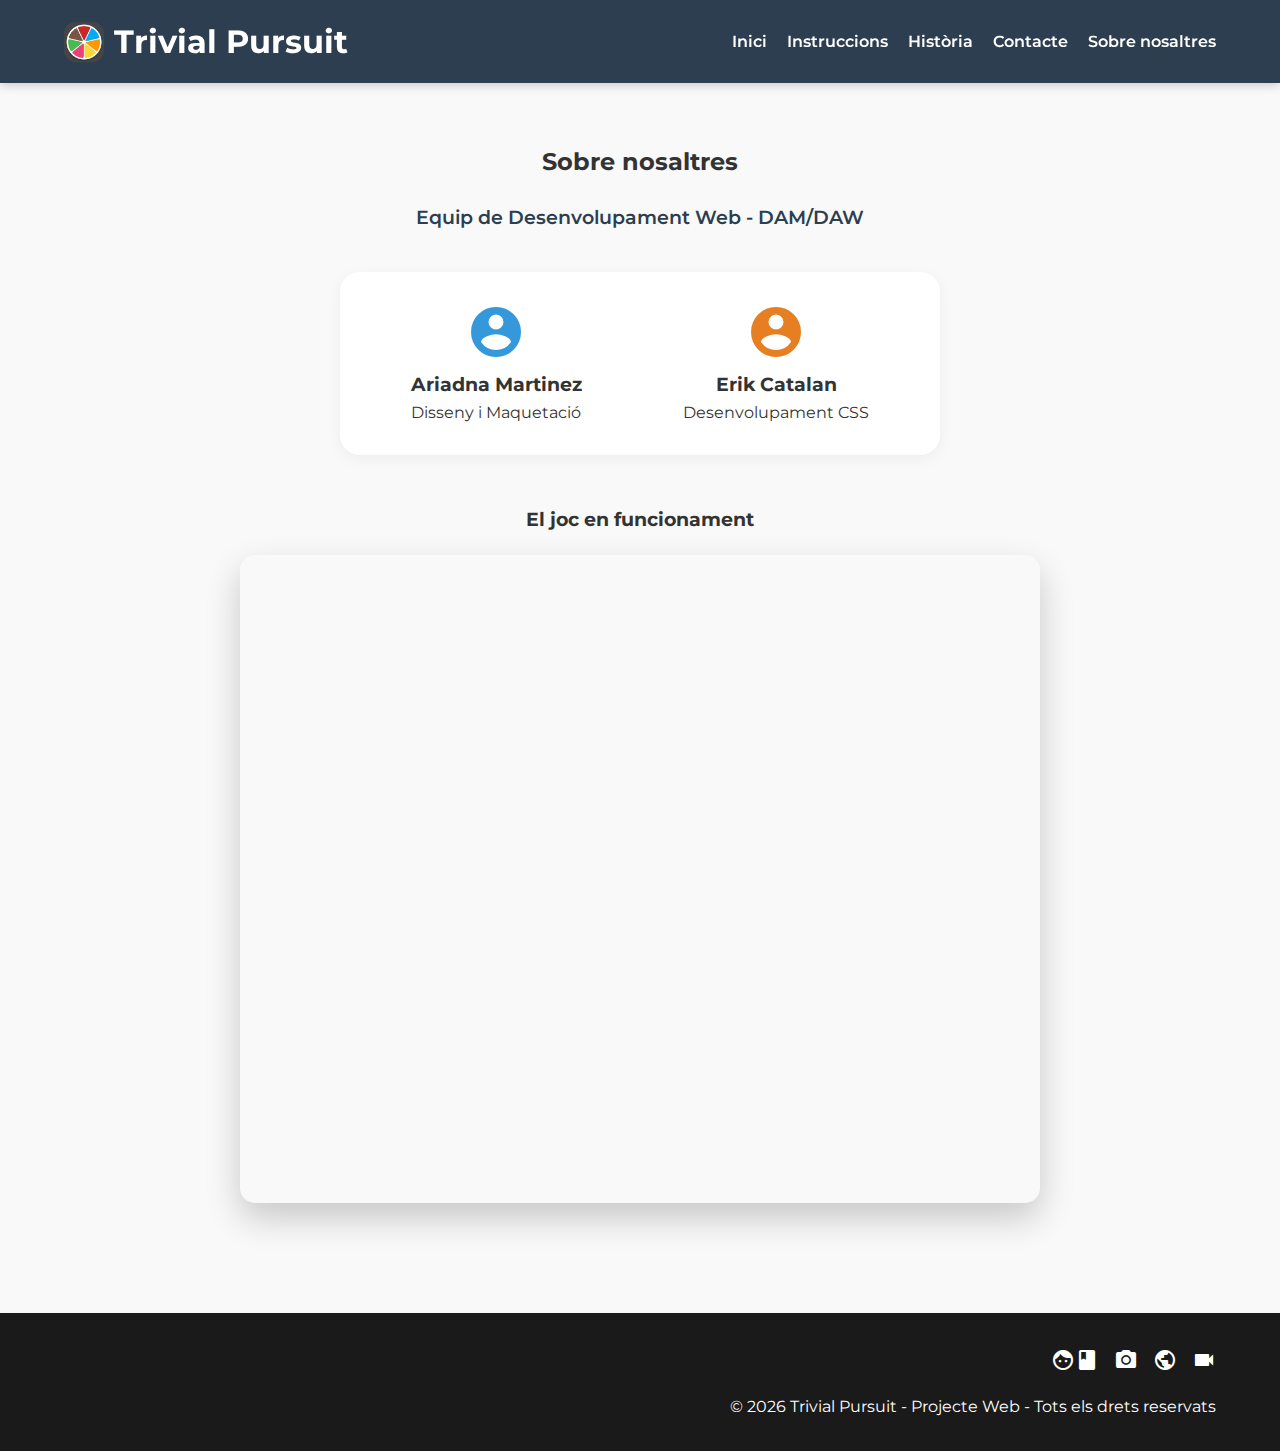
<file: about.html>
<!DOCTYPE html>
<html lang="ca">
<head>
    <meta charset="UTF-8">
    <meta name="viewport" content="width=device-width, initial-scale=1.0">
    <title>Sobre nosaltres | Trivial Pursuit</title>
    <link rel="stylesheet" href="css/estils.css">
    <link href="https://fonts.googleapis.com/icon?family=Material+Icons" rel="stylesheet">
</head>
<body>
    <header>
        <div class="logo">
            <img src="img/logo.png" alt="Trivial Logo">
            <h1>Trivial Pursuit</h1>
        </div>
        <nav>
            <ul>
                <li><a href="index.html">Inici</a></li>
                <li><a href="instruccions.html">Instruccions</a></li>
                <li><a href="historia.html">Història</a></li>
                <li><a href="contacte.html">Contacte</a></li>
                <li><a href="about.html">Sobre nosaltres</a></li>
            </ul>
        </nav>
    </header>

    <main class="container" style="text-align: center;">
        <h2 style="margin-bottom: 20px;">Sobre nosaltres</h2>
        <p style="font-size: 1.2rem; color: var(--primary); font-weight: 600;">Equip de Desenvolupament Web - DAM/DAW</p>
        
        <section style="margin: 40px auto; max-width: 600px; background: white; padding: 30px; border-radius: 20px; box-shadow: 0 4px 15px rgba(0,0,0,0.05);">
            <div style="display: flex; justify-content: space-around; gap: 20px;">
                <div class="participant">
                    <span class="material-icons" style="font-size: 60px; color: var(--blue);">account_circle</span>
                    <h3>Ariadna Martinez</h3>
                    <p>Disseny i Maquetació</p>
                </div>
                <div class="participant">
                    <span class="material-icons" style="font-size: 60px; color: var(--accent);">account_circle</span>
                    <h3>Erik Catalan</h3>
                    <p>Desenvolupament CSS</p>
                </div>
            </div>
        </section>

        <section style="margin-top: 50px;">
            <h3 style="margin-bottom: 20px;">El joc en funcionament</h3>
            <div style="position: relative; padding-bottom: 56.25%; height: 0; overflow: hidden; max-width: 800px; margin: auto; border-radius: 15px; box-shadow: 0 15px 35px rgba(0,0,0,0.2);">
                <iframe 
                    src="https://www.youtube.com/watch?v=w4LEGSYwk-0" 
                    style="position: absolute; top: 0; left: 0; width: 100%; height: 100%; border: 0;" 
                    allow="accelerometer; autoplay; clipboard-write; encrypted-media; gyroscope; picture-in-picture" 
                    allowfullscreen>
                </iframe>
            </div>
        </section>
    </main>

    <footer>
        <div class="social-icons">
            <a href="#"><span class="material-icons">facebook</span></a>
            <a href="#"><span class="material-icons">camera_alt</span></a>
            <a href="#"><span class="material-icons">public</span></a>
            <a href="#"><span class="material-icons">videocam</span></a>
        </div>
        <p>© 2026 Trivial Pursuit - Projecte Web - Tots els drets reservats</p>
    </footer>
</body>
</html>
</file>
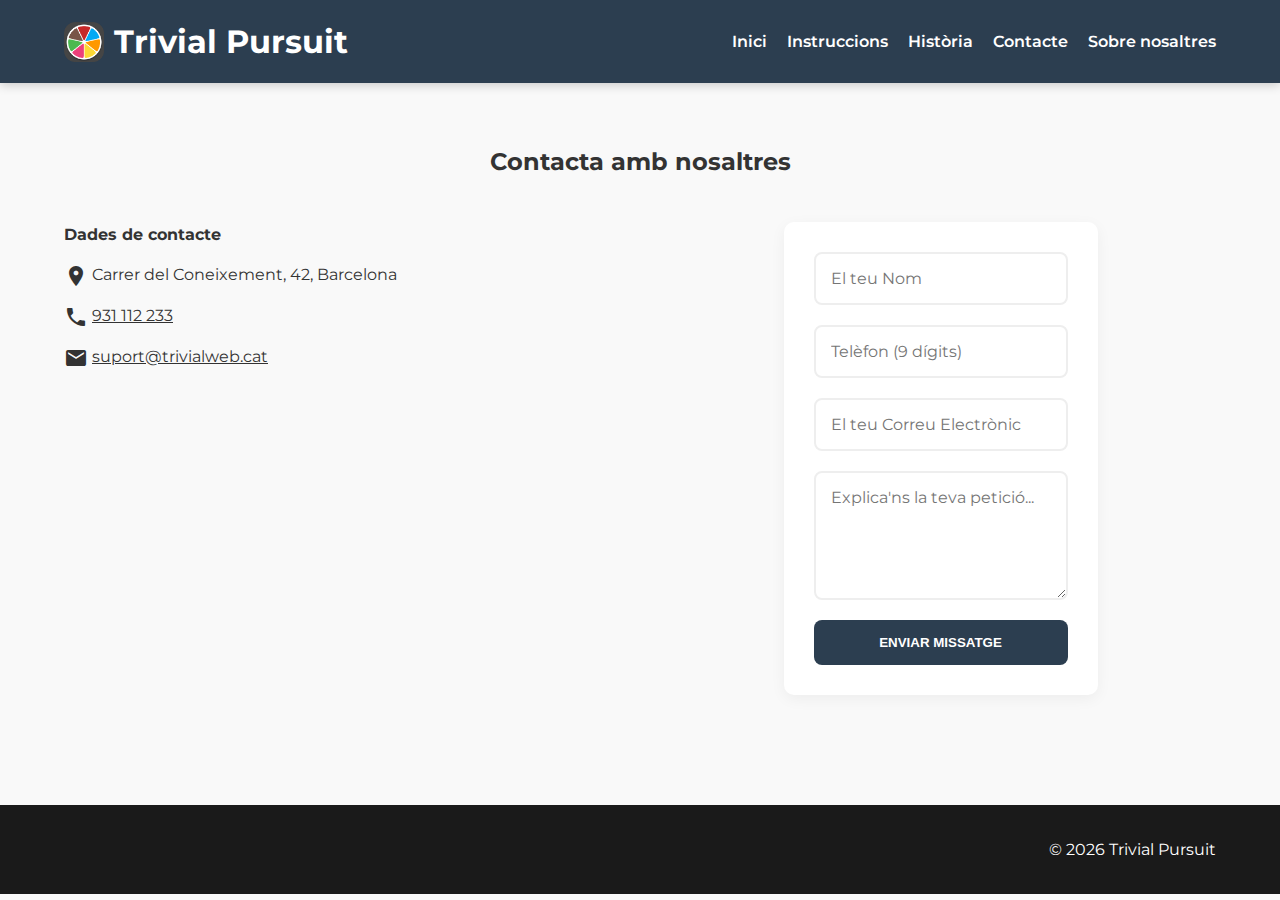
<file: contacte.html>
<!DOCTYPE html>
<html lang="ca">
<head>
    <meta charset="UTF-8">
    <meta name="viewport" content="width=device-width, initial-scale=1.0">
    <title>Contacte | Trivial Pursuit</title>
    <link rel="stylesheet" href="css/estils.css">
    <link href="https://fonts.googleapis.com/icon?family=Material+Icons" rel="stylesheet">
</head>
<body>
    <header>
        <div class="logo">
            <img src="img/logo.png" alt="Trivial Logo">
            <h1>Trivial Pursuit</h1>
        </div>
        <nav>
            <ul>
                <li><a href="index.html">Inici</a></li>
                <li><a href="instruccions.html">Instruccions</a></li>
                <li><a href="historia.html">Història</a></li>
                <li><a href="contacte.html">Contacte</a></li>
                <li><a href="about.html">Sobre nosaltres</a></li>
            </ul>
        </nav>
    </header>

    <div class="container">
        <h2 style="text-align: center; margin-bottom: 40px;">Contacta amb nosaltres</h2>
        
        <div style="display: grid; grid-template-columns: repeat(auto-fit, minmax(300px, 1fr)); gap: 50px;">
            <div>
                <h4>Dades de contacte</h4>
                <p style="margin: 15px 0;"><span class="material-icons" style="vertical-align: middle;">place</span> Carrer del Coneixement, 42, Barcelona</p>
                <p style="margin: 15px 0;"><span class="material-icons" style="vertical-align: middle;">phone</span> <a href="tel:+34931112233" style="color: inherit;">931 112 233</a></p>
                <p style="margin: 15px 0;"><span class="material-icons" style="vertical-align: middle;">email</span> <a href="mailto:suport@trivialweb.cat" style="color: inherit;">suport@trivialweb.cat</a></p>
                
                <div style="margin-top: 20px;">
                    <iframe src="https://www.google.com/maps/embed?pb=!1m18!1m12!1m3!1d2993.464161044458!2d2.1743558!3d41.3850639!2m3!1f0!2f0!3f0!3m2!1i1024!2i768!4f13.1!3m3!1m2!1s0x12a4a2f260e15641%3A0x6a0555306e987f0b!2sPlaca%20de%20Catalunya!5e0!3m2!1sca!2ses!4v1700000000000!5m2!1sca!2ses" width="100%" height="250" style="border:0; border-radius: 10px;" allowfullscreen="" loading="lazy"></iframe>
                </div>
            </div>

            <form>
                <input type="text" placeholder="El teu Nom" required minlength="3">
                
                <input type="tel" placeholder="Telèfon (9 dígits)" pattern="[679][0-9]{8}" required>
                
                <input type="email" placeholder="El teu Correu Electrònic" required>
                
                <textarea placeholder="Explica'ns la teva petició..." rows="5" required></textarea>
                
                <button type="submit">ENVIAR MISSATGE</button>
            </form>
        </div>
    </div>

    <footer><p>© 2026 Trivial Pursuit</p></footer>
</body>
</html>
</file>
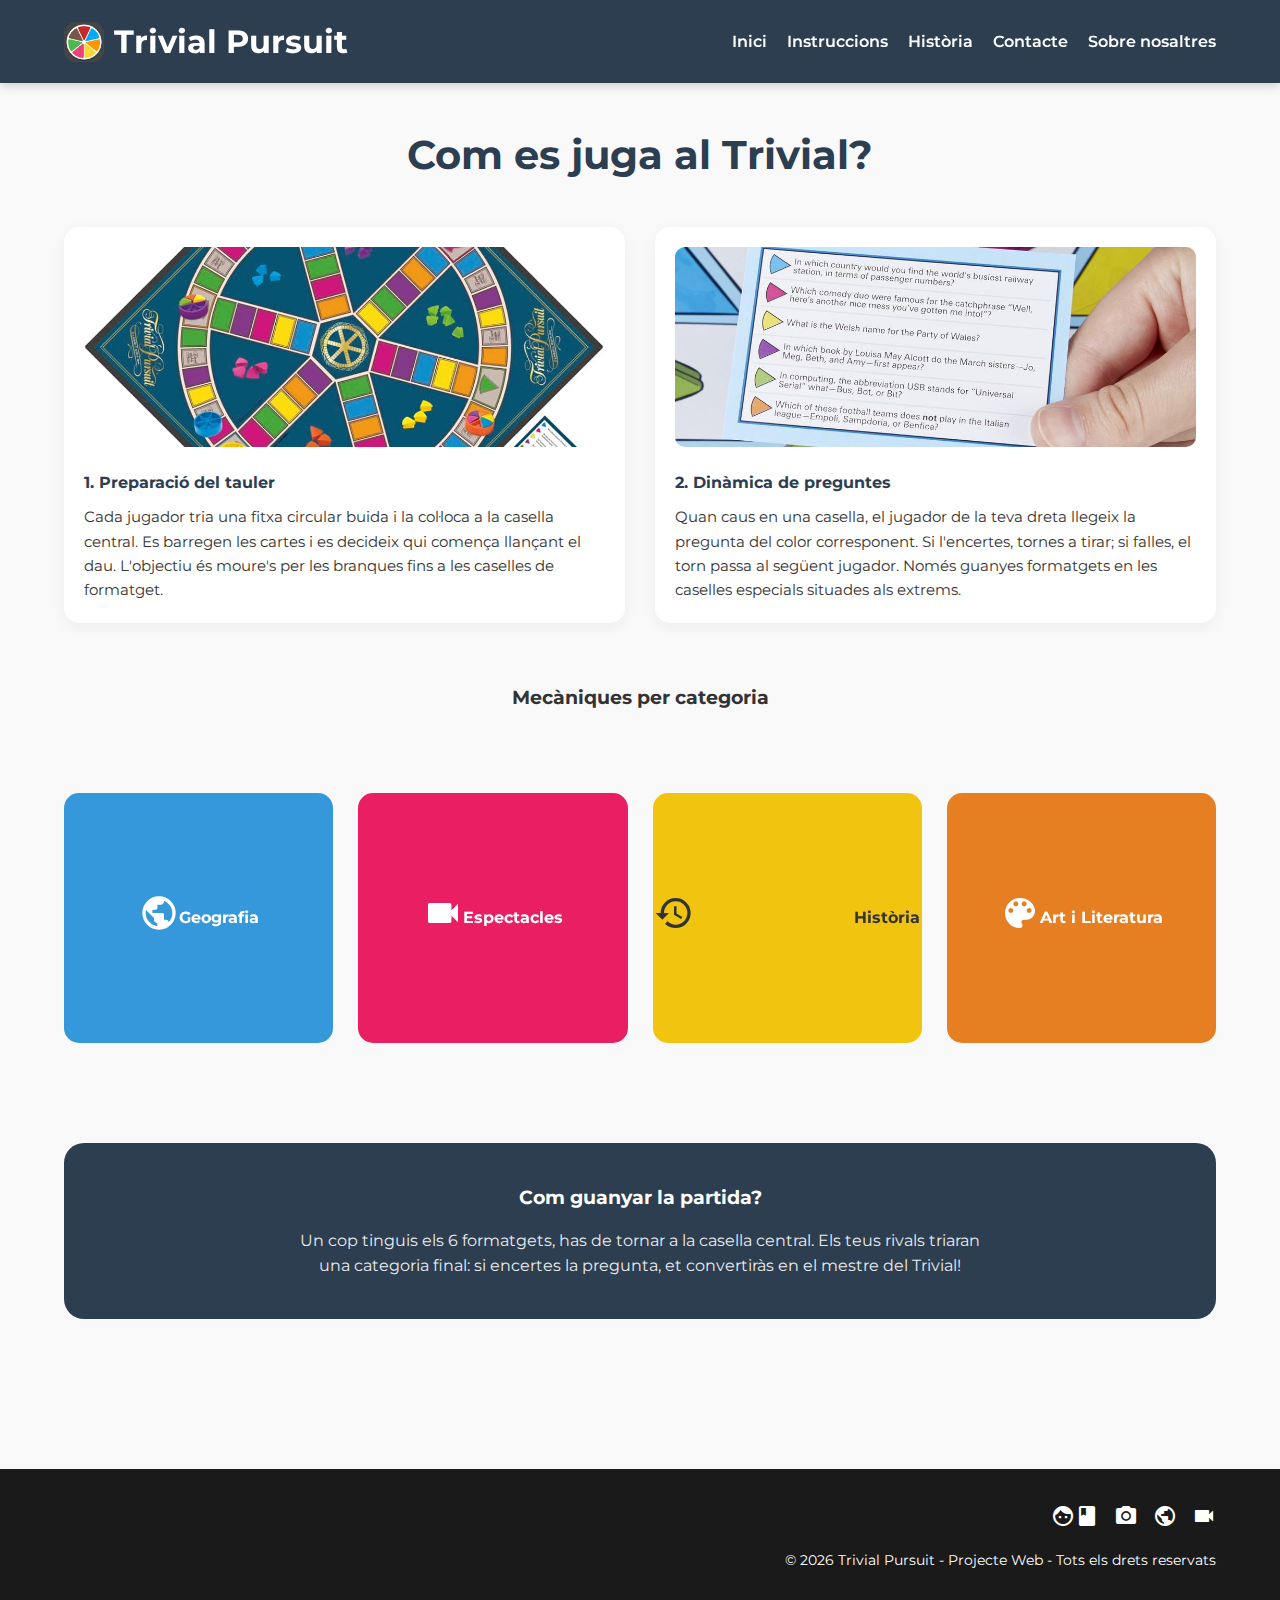
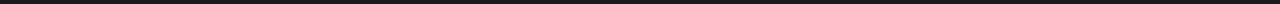
<file: instruccions.html>
<!DOCTYPE html>
<html lang="ca">
<head>
    <meta charset="UTF-8">
    <meta name="viewport" content="width=device-width, initial-scale=1.0">
    <title>Instruccions | Trivial Pursuit</title>
    <link rel="stylesheet" href="css/estils.css">
    <link href="https://fonts.googleapis.com/css2?family=Montserrat:wght@400;700;900&display=swap" rel="stylesheet">
    <link href="https://fonts.googleapis.com/icon?family=Material+Icons" rel="stylesheet">
</head>
<body>

    <header>
        <div class="logo">
            <img src="img/logo.png" alt="Trivial Logo">
            <h1>Trivial Pursuit</h1>
        </div>
        <nav>
            <ul>
                <li><a href="index.html">Inici</a></li>
                <li><a href="instruccions.html">Instruccions</a></li>
                <li><a href="historia.html">Història</a></li>
                <li><a href="contacte.html">Contacte</a></li>
                <li><a href="about.html">Sobre nosaltres</a></li>
            </ul>
        </nav>
    </header>

    <main class="container" style="padding-top: 40px;">
        <h2 style="text-align: center; margin-bottom: 40px; color: var(--primary); font-size: 2.5rem;">Com es juga al Trivial?</h2>
        
        <section style="display: grid; grid-template-columns: repeat(auto-fit, minmax(300px, 1fr)); gap: 30px; margin-bottom: 60px;">
            <div style="background: #fff; padding: 20px; border-radius: 15px; box-shadow: 0 4px 15px rgba(0,0,0,0.05);">
                <img src="img/captura1.jpg" alt="Preparació" style="width: 100%; height: 200px; object-fit: cover; border-radius: 10px; margin-bottom: 15px;">
                <h4 style="color: var(--primary); margin-bottom: 10px;">1. Preparació del tauler</h4>
                <p style="font-size: 0.95rem; line-height: 1.6;">Cada jugador tria una fitxa circular buida i la col·loca a la casella central. Es barregen les cartes i es decideix qui comença llançant el dau. L'objectiu és moure's per les branques fins a les caselles de formatget.</p>
            </div>

            <div style="background: #fff; padding: 20px; border-radius: 15px; box-shadow: 0 4px 15px rgba(0,0,0,0.05);">
                <img src="img/captura2.jpg" alt="Preguntes" style="width: 100%; height: 200px; object-fit: cover; border-radius: 10px; margin-bottom: 15px;">
                <h4 style="color: var(--primary); margin-bottom: 10px;">2. Dinàmica de preguntes</h4>
                <p style="font-size: 0.95rem; line-height: 1.6;">Quan caus en una casella, el jugador de la teva dreta llegeix la pregunta del color corresponent. Si l'encertes, tornes a tirar; si falles, el torn passa al següent jugador. Només guanyes formatgets en les caselles especials situades als extrems.</p>
            </div>
        </section>

        <h3 style="text-align: center; margin-bottom: 40px;">Mecàniques per categoria</h3>
        
        <div style="display: grid; grid-template-columns: repeat(auto-fit, minmax(220px, 1fr)); gap: 25px; margin-bottom: 60px;">
            
            <div class="card-container" style="width: 100%; height: 250px;">
                <div class="card">
                    <div class="card-front" style="background-color: #3498db; border: none;">
                        <span class="material-icons" style="font-size: 40px; margin-bottom: 10px;">public</span>
                        <h4>Geografia</h4>
                    </div>
                    <div class="card-back" style="background-color: #2980b9; padding: 15px;">
                        <p style="font-size: 0.85rem;">Troba el formatget blau. Les preguntes inclouen capitals, rius, muntanyes i curiositats de països d'arreu del món.</p>
                    </div>
                </div>
            </div>

            <div class="card-container" style="width: 100%; height: 250px;">
                <div class="card">
                    <div class="card-front" style="background-color: #e91e63; border: none;">
                        <span class="material-icons" style="font-size: 40px; margin-bottom: 10px;">videocam</span>
                        <h4>Espectacles</h4>
                    </div>
                    <div class="card-back" style="background-color: #c2185b; padding: 15px;">
                        <p style="font-size: 0.85rem;">Cinema, televisió i música. Hauràs de recordar actors, premis Oscar i títols de cançons famoses per guanyar aquest quesito.</p>
                    </div>
                </div>
            </div>

            <div class="card-container" style="width: 100%; height: 250px;">
                <div class="card">
                    <div class="card-front" style="background-color: #f1c40f; border: none; color: #333;">
                        <span class="material-icons" style="font-size: 40px; margin-bottom: 10px;">history_edu</span>
                        <h4>Història</h4>
                    </div>
                    <div class="card-back" style="background-color: #f39c12; color: #fff; padding: 15px;">
                        <p style="font-size: 0.85rem;">Esdeveniments històrics, batalles i personatges cèlebres que han marcat el curs de la humanitat a través dels segles.</p>
                    </div>
                </div>
            </div>

            <div class="card-container" style="width: 100%; height: 250px;">
                <div class="card">
                    <div class="card-front" style="background-color: #e67e22; border: none;">
                        <span class="material-icons" style="font-size: 40px; margin-bottom: 10px;">palette</span>
                        <h4>Art i Literatura</h4>
                    </div>
                    <div class="card-back" style="background-color: #d35400; padding: 15px;">
                        <p style="font-size: 0.85rem;">Autors clàssics, pintors famosos i obres literàries imprescindibles. Un repte per als amants de la cultura clàssica i moderna.</p>
                    </div>
                </div>
            </div>

        </div>

        <section style="background: var(--primary); color: white; padding: 40px; border-radius: 20px; text-align: center; margin-bottom: 40px;">
            <h3>Com guanyar la partida?</h3>
            <p style="margin-top: 15px; opacity: 0.9; max-width: 700px; margin-left: auto; margin-right: auto;">
                Un cop tinguis els 6 formatgets, has de tornar a la casella central. Els teus rivals triaran una categoria final: si encertes la pregunta, et convertiràs en el mestre del Trivial!
            </p>
        </section>
    </main>

    <footer>
        <div class="footer-container">
            <div class="social-icons" style="display: flex; justify-content: flex-end; gap: 15px; margin-bottom: 10px;">
                <a href="#"><span class="material-icons">facebook</span></a>
                <a href="#"><span class="material-icons">camera_alt</span></a>
                <a href="#"><span class="material-icons">public</span></a>
                <a href="#"><span class="material-icons">videocam</span></a>
            </div>
            <p style="text-align: right; margin: 0; font-size: 0.9rem;">
                © 2026 Trivial Pursuit - Projecte Web - Tots els drets reservats
            </p>
        </div>
    </footer>

</body>
</html>
</file>
<file: css/estils.css>
@import url('https://fonts.googleapis.com/css2?family=Montserrat:wght@300;400;700;900&display=swap');

:root {
    --primary: #2c3e50;
    --accent: #e67e22;
    --blue: #3498db;
    --green: #2ecc71;
    --red: #e74c3c;
    --white: #ffffff;
    --dark: #1a1a1a;
}

* {
    margin: 0;
    padding: 0;
    box-sizing: border-box;
    max-width: 100%;
}

html {
    font-size: clamp(14px, 1.5vw, 16px);
}

body {
    font-family: 'Montserrat', sans-serif;
    background-color: #f9f9f9;
    color: #333;
    line-height: 1.6;
    overflow-x: hidden;
}

/* HEADER */
header {
    background: var(--primary);
    color: white;
    padding: 1rem 5%;
    display: flex;
    justify-content: space-between;
    align-items: center;
    position: sticky;
    top: 0;
    z-index: 1000;
    box-shadow: 0 2px 10px rgba(0,0,0,0.2);
}

.logo {
    display: flex;
    align-items: center;
    gap: 10px;
}

.logo img {
    height: 40px;
}

nav ul {
    display: flex;
    list-style: none;
    gap: 20px;
}

nav a {
    color: white;
    text-decoration: none;
    font-weight: 600;
    transition: 0.3s;
}

nav a:hover {
    color: var(--accent);
}

/* FOOTER */
footer {
    background: var(--dark);
    color: white;
    padding: 2rem 5%;
    margin-top: 50px;
    text-align: right;
}

.social-icons {
    display: flex;
    justify-content: flex-end;
    gap: 15px;
    margin-bottom: 10px;
}

.social-icons a {
    color: white;
    text-decoration: none;
    font-size: 24px;
}

/* SECCIONES */
.container {
    width: 90%;
    max-width: 1200px;
    margin: auto;
    padding: clamp(30px, 6vw, 60px) 0;
}

/* TARJETA */
.card-container {
    perspective: 1000px;
    width: min(90%, 300px);
    aspect-ratio: 3 / 2;
    margin: 40px auto;
}

.card {
    position: relative;
    width: 100%;
    height: 100%;
    transition: 0.8s;
    transform-style: preserve-3d;
}

.card-container:hover .card {
    transform: rotateY(180deg);
}

.card-front,
.card-back {
    position: absolute;
    width: 100%;
    height: 100%;
    backface-visibility: hidden;
    display: flex;
    align-items: center;
    justify-content: center;
    border-radius: 15px;
    padding: clamp(12px, 3vw, 20px);
    text-align: center;
    line-height: 1.5;
}

.card-front {
    background: var(--blue);
    color: white;
    border: 3px solid var(--primary);
}

.card-back {
    background: var(--accent);
    color: white;
    transform: rotateY(180deg);
}

/* SLIDER */
.slider {
    width: 100%;
    max-width: 800px;
    margin: auto;
    aspect-ratio: 16 / 9;
    overflow: hidden;
    border-radius: 20px;
    border: 5px solid white;
    box-shadow: 0 10px 30px rgba(0,0,0,0.1);
}

.slides {
    display: flex;
    width: 400%;
    animation: slideAnim 12s infinite ease-in-out;
}

.slides img {
    width: 25%;
    height: 100%;
    object-fit: cover;
}

@keyframes slideAnim {
    0%, 20% { transform: translateX(0); }
    25%, 45% { transform: translateX(-25%); }
    50%, 70% { transform: translateX(-50%); }
    75%, 95% { transform: translateX(-75%); }
}

/* FORMULARIO */
form {
    display: grid;
    gap: 20px;
    max-width: 600px;
    margin: auto;
    background: white;
    padding: 30px;
    border-radius: 10px;
    box-shadow: 0 4px 15px rgba(0,0,0,0.05);
}

input,
textarea {
    padding: 15px;
    border: 2px solid #eee;
    border-radius: 8px;
    font-family: inherit;
    font-size: 1rem;
    outline: none;
}

/* VALIDACIÓN */
input:placeholder-shown {
    border-color: #eee;
}

input:not(:placeholder-shown):invalid {
    border-color: var(--red);
    background-color: #fff6f6;
}

input:not(:placeholder-shown):valid {
    border-color: var(--green);
    background-color: #f6fff6;
}

button {
    background: var(--primary);
    color: white;
    border: none;
    padding: 15px;
    border-radius: 8px;
    font-weight: bold;
    cursor: pointer;
}

button:hover {
    background: var(--accent);
}

/* ========================= */
/* SLIDER HISTORIA      */
/* ========================= */

/* Slider Historia - Full Image */
.slider-historia {
    width: 100%;
    max-width: 1000px;
    margin: 40px auto;
    overflow: hidden;
    border-radius: 20px;
    box-shadow: 0 10px 30px rgba(0,0,0,0.1);
    position: relative;
}

.slider-historia .slides {
    display: flex;
    width: 400%; /* 4 slides */
    animation: slideHistoria 12s infinite;
}

.slider-historia .slide {
    min-width: 100%; /* cada slide ocupa 100% del contenedor */
    transition: all 0.5s ease-in-out;
}

.slider-historia .slide img {
    width: 100%;
    display: block;
    border-radius: 20px;
    height: 500px; /* altura para desktop */
    object-fit: cover;
}

/* Animación automática */
@keyframes slideHistoria {
    0% { transform: translateX(0); }
    20% { transform: translateX(0); }
    25% { transform: translateX(-100%); }
    45% { transform: translateX(-100%); }
    50% { transform: translateX(-200%); }
    70% { transform: translateX(-200%); }
    75% { transform: translateX(-300%); }
    95% { transform: translateX(-300%); }
    100% { transform: translateX(0); }
}

/* Responsive */
@media (max-width: 768px) {
    .slider-historia .slide img {
        height: 300px;
    }
}

@media (max-width: 480px) {
    .slider-historia .slide img {
        height: 200px;
    }
}

/* ========================= */
/* AJUSTE FUERTE PARA MÓVIL */
/* ========================= */

@media (max-width: 480px) {

    header {
        flex-direction: column;
        text-align: center;
        gap: 10px;
    }

    nav ul {
        flex-direction: column;
        gap: 10px;
    }

    h1 { font-size: 1.6rem !important; }
    h2 { font-size: 1.4rem !important; }
    h3 { font-size: 1.2rem !important; }

    p, li, span, a {
        font-size: 0.95rem !important;
        line-height: 1.6 !important;
        overflow-wrap: anywhere;
    }

    section {
        padding: 30px 15px !important;
    }

    footer {
        text-align: center;
    }

    .social-icons {
        justify-content: center;
    }

    [style*="grid-template-columns"] {
        grid-template-columns: 1fr !important;
        gap: 25px !important;
    }
}
</file>
